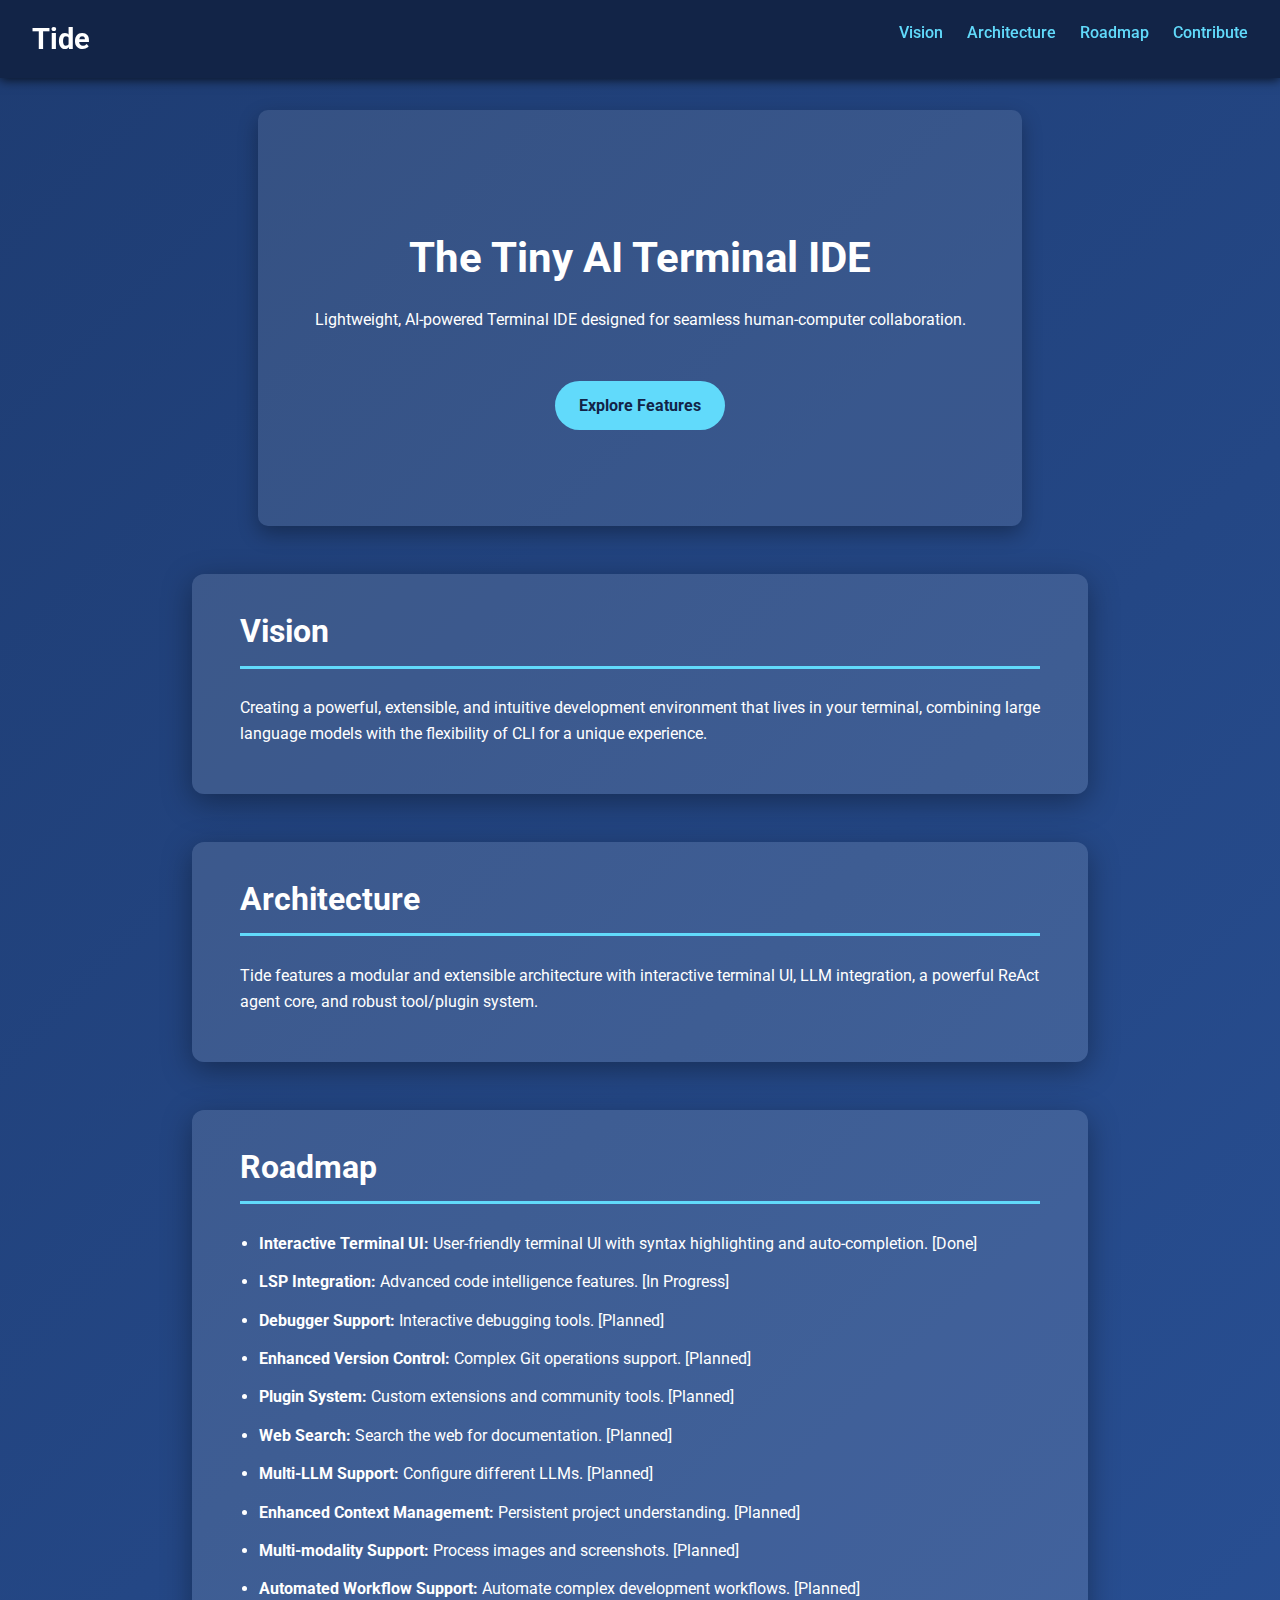
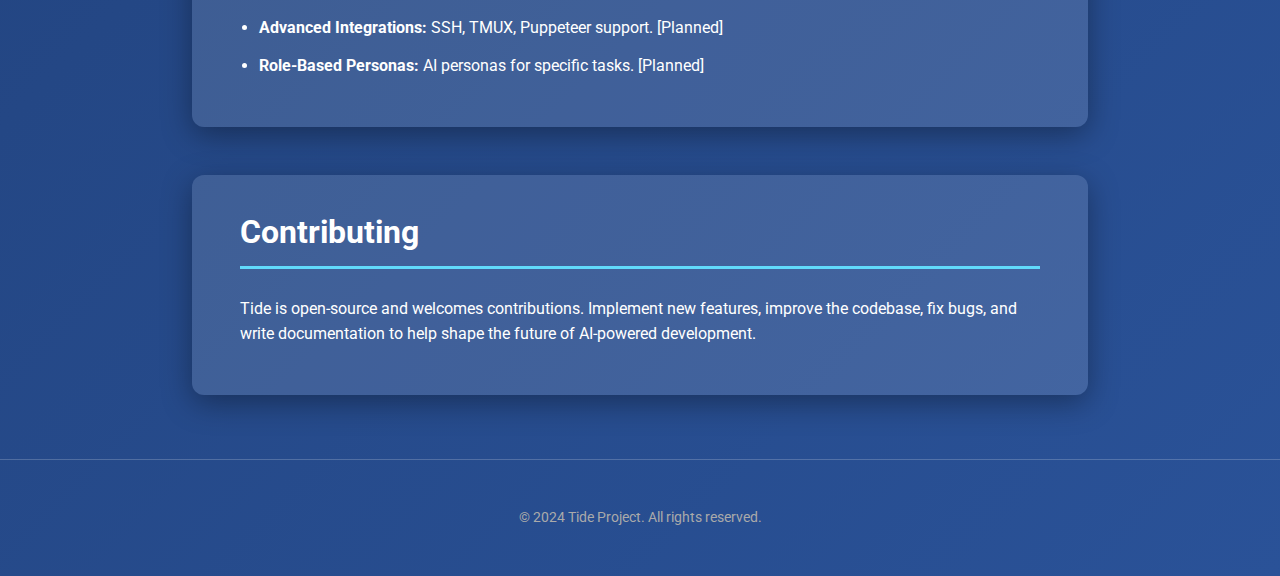
<file: examples/website/index.html>
<!DOCTYPE html>
<html lang="en">
<head>
    <meta charset="UTF-8" />
    <meta name="viewport" content="width=device-width, initial-scale=1.0" />
    <title>Tide - The Tiny AI Terminal IDE</title>
    <link rel="stylesheet" href="styles.css" />
    <link href="https://fonts.googleapis.com/css2?family=Roboto:wght@400;700&display=swap" rel="stylesheet">
</head>
<body>
    <header>
        <nav>
            <h1>Tide</h1>
            <ul>
                <li><a href="#vision">Vision</a></li>
                <li><a href="#architecture">Architecture</a></li>
                <li><a href="#roadmap">Roadmap</a></li>
                <li><a href="#contribute">Contribute</a></li>
            </ul>
        </nav>
    </header>

    <section class="hero">
        <h2>The Tiny AI Terminal IDE</h2>
        <p>Lightweight, AI-powered Terminal IDE designed for seamless human-computer collaboration.</p>
        <a href="#roadmap" class="btn-primary">Explore Features</a>
    </section>

    <section id="vision" class="info-section">
        <h2>Vision</h2>
        <p>Creating a powerful, extensible, and intuitive development environment that lives in your terminal, combining large language models with the flexibility of CLI for a unique experience.</p>
    </section>

    <section id="architecture" class="info-section">
        <h2>Architecture</h2>
        <p>Tide features a modular and extensible architecture with interactive terminal UI, LLM integration, a powerful ReAct agent core, and robust tool/plugin system.</p>
    </section>

    <section id="roadmap" class="info-section">
        <h2>Roadmap</h2>
        <ul>
            <li><strong>Interactive Terminal UI:</strong> User-friendly terminal UI with syntax highlighting and auto-completion. [Done]</li>
            <li><strong>LSP Integration:</strong> Advanced code intelligence features. [In Progress]</li>
            <li><strong>Debugger Support:</strong> Interactive debugging tools. [Planned]</li>
            <li><strong>Enhanced Version Control:</strong> Complex Git operations support. [Planned]</li>
            <li><strong>Plugin System:</strong> Custom extensions and community tools. [Planned]</li>
            <li><strong>Web Search:</strong> Search the web for documentation. [Planned]</li>
            <li><strong>Multi-LLM Support:</strong> Configure different LLMs. [Planned]</li>
            <li><strong>Enhanced Context Management:</strong> Persistent project understanding. [Planned]</li>
            <li><strong>Multi-modality Support:</strong> Process images and screenshots. [Planned]</li>
            <li><strong>Automated Workflow Support:</strong> Automate complex development workflows. [Planned]</li>
            <li><strong>Advanced Integrations:</strong> SSH, TMUX, Puppeteer support. [Planned]</li>
            <li><strong>Role-Based Personas:</strong> AI personas for specific tasks. [Planned]</li>
        </ul>
    </section>

    <section id="contribute" class="info-section">
        <h2>Contributing</h2>
        <p>Tide is open-source and welcomes contributions. Implement new features, improve the codebase, fix bugs, and write documentation to help shape the future of AI-powered development.</p>
    </section>

    <footer>
        <p>© 2024 Tide Project. All rights reserved.</p>
    </footer>
</body>
</html>
</file>
<file: examples/website/styles.css>
body {
  margin: 0;
  font-family: 'Roboto', sans-serif;
  background: linear-gradient(135deg, #1e3c72, #2a5298);
  color: #fff;
  line-height: 1.6;
}

header {
  background-color: #122447;
  padding: 1rem 2rem;
  box-shadow: 0 2px 10px rgba(0,0,0,0.7);
  position: sticky;
  top: 0;
  z-index: 1000;
}

nav {
  display: flex;
  justify-content: space-between;
  align-items: center;
}

nav h1 {
  font-size: 1.8rem;
  font-weight: 700;
  margin: 0;
}

nav ul {
  list-style: none;
  display: flex;
  margin: 0;
  padding: 0;
}

nav ul li {
  margin-left: 1.5rem;
}

nav ul li a {
  text-decoration: none;
  color: #61dafb;
  font-weight: 500;
  transition: color 0.3s ease;
}

nav ul li a:hover {
  color: #21a1f1;
}

.hero {
  text-align: center;
  padding: 5rem 2rem 6rem;
  background: rgba(255, 255, 255, 0.1);
  border-radius: 10px;
  margin: 2rem auto;
  max-width: 700px;
  box-shadow: 0 8px 20px rgba(0,0,0,0.3);
}

.hero h2 {
  font-size: 2.6rem;
  margin-bottom: 1rem;
}

.btn-primary {
  display: inline-block;
  background-color: #61dafb;
  color: #122447;
  padding: 0.75rem 1.5rem;
  font-weight: 700;
  border-radius: 100px;
  text-decoration: none;
  margin-top: 2rem;
  transition: background-color 0.3s ease;
}

.btn-primary:hover {
  background-color: #21a1f1;
  color: white;
}

.info-section {
  max-width: 800px;
  background: rgba(255, 255, 255, 0.12);
  margin: 3rem auto;
  padding: 2rem 3rem;
  border-radius: 12px;
  box-shadow: 0 8px 30px rgba(0,0,0,0.35);
}

.info-section h2 {
  font-size: 2rem;
  margin-top: 0;
  border-bottom: 3px solid #61dafb;
  padding-bottom: 0.5rem;
}

footer {
  text-align: center;
  padding: 2rem 1rem;
  border-top: 1px solid rgba(255,255,255,0.2);
  margin-top: 4rem;
  color: #aaa;
  font-size: 0.9rem;
}

ul {
  padding-left: 1.2rem;
}

li {
  margin-bottom: 0.8rem;
}
</file>
